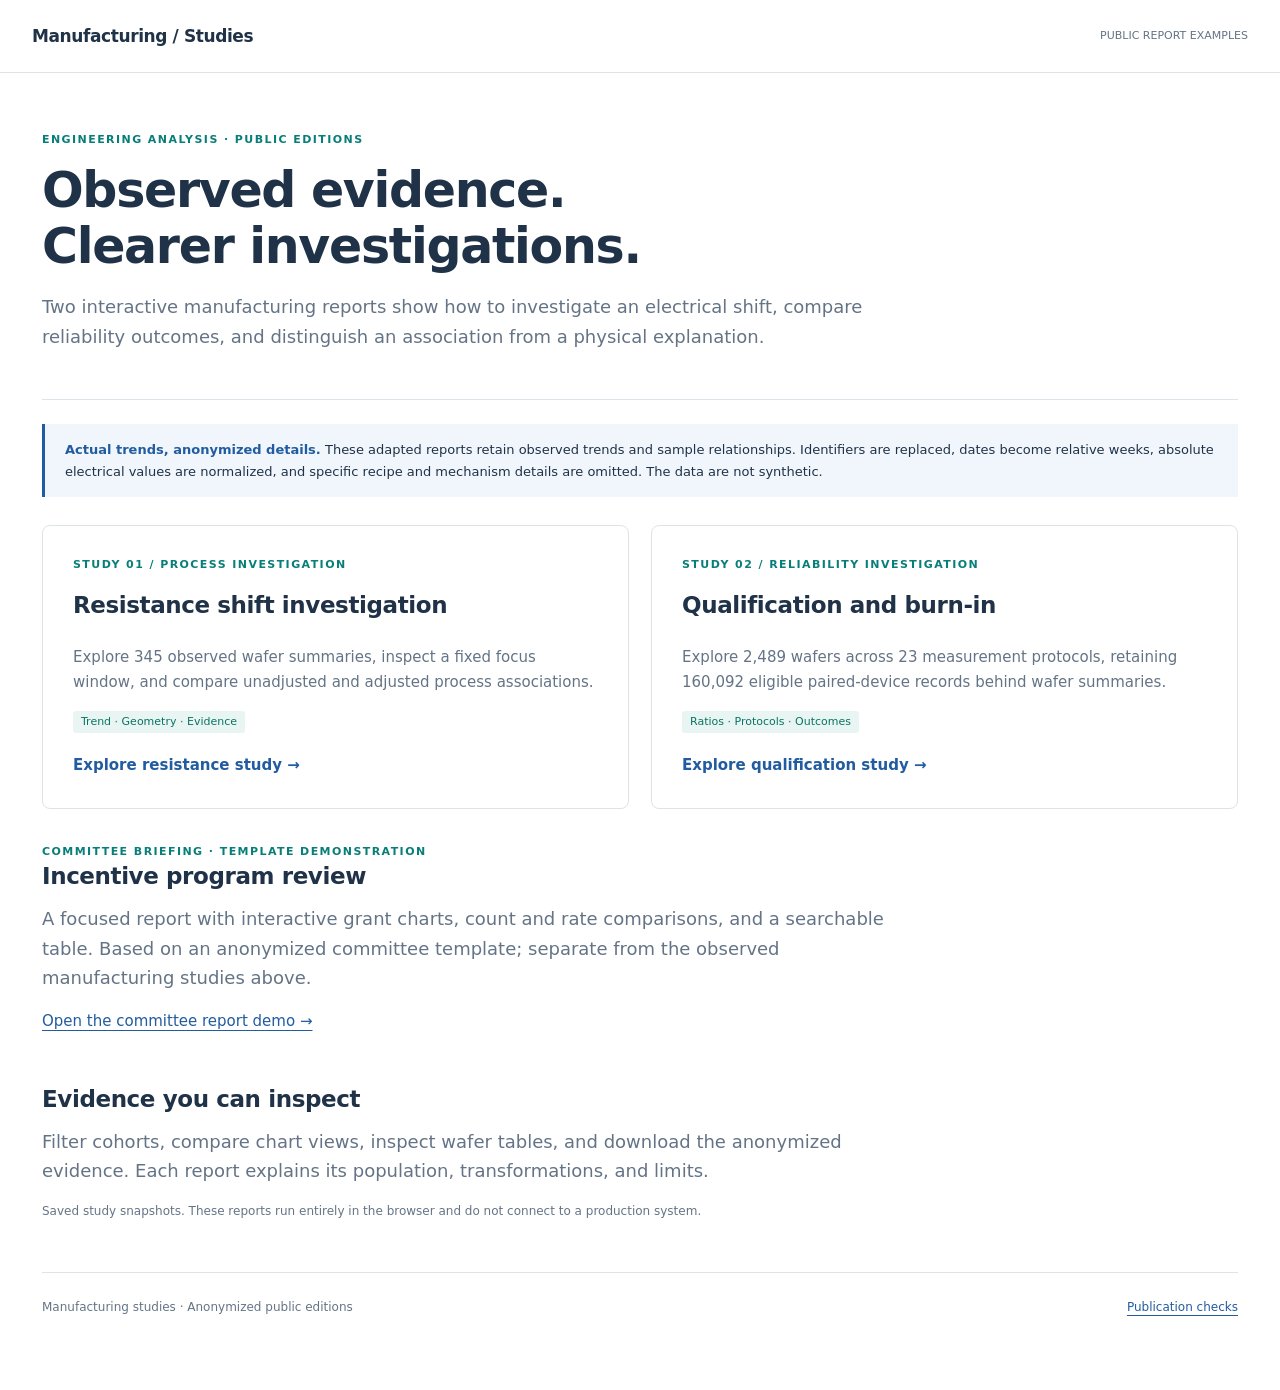
<file: docs/index.html>
<!doctype html><html lang="en"><head><meta charset="utf-8"><meta name="viewport" content="width=device-width,initial-scale=1"><meta name="description" content="Shareable manufacturing investigation reports preserving observed trends with anonymized details."><title>Manufacturing studies | Public report examples</title><link rel="stylesheet" href="assets/style.css"></head><body><header><div class="masthead"><a class="brand" href="./">Manufacturing / Studies</a><small>PUBLIC REPORT EXAMPLES</small></div></header><main><div class="hero"><div class="eyebrow">Engineering analysis · Public editions</div><h1>Observed evidence.<br>Clearer investigations.</h1><p class="lead">Two interactive manufacturing reports show how to investigate an electrical shift, compare reliability outcomes, and distinguish an association from a physical explanation.</p></div><div class="notice"><strong>Actual trends, anonymized details.</strong> These adapted reports retain observed trends and sample relationships. Identifiers are replaced, dates become relative weeks, absolute electrical values are normalized, and specific recipe and mechanism details are omitted. The data are not synthetic.</div><div class="cards"><a class="study-card" href="studies/resistance/"><div class="eyebrow">Study 01 / Process investigation</div><h2>Resistance shift investigation</h2><p>Explore 345 observed wafer summaries, inspect a fixed focus window, and compare unadjusted and adjusted process associations.</p><span class="pill">Trend · Geometry · Evidence</span><span class="open">Explore resistance study →</span></a><a class="study-card" href="studies/qualification/"><div class="eyebrow">Study 02 / Reliability investigation</div><h2>Qualification and burn-in</h2><p>Explore 2,489 wafers across 23 measurement protocols, retaining 160,092 eligible paired-device records behind wafer summaries.</p><span class="pill">Ratios · Protocols · Outcomes</span><span class="open">Explore qualification study →</span></a></div><section><div class="eyebrow">Committee briefing · Template demonstration</div><h2>Incentive program review</h2><p class="lead">A focused report with interactive grant charts, count and rate comparisons, and a searchable table. Based on an anonymized committee template; separate from the observed manufacturing studies above.</p><p><a href="studies/committee/">Open the committee report demo →</a></p></section><section><h2>Evidence you can inspect</h2><p class="lead">Filter cohorts, compare chart views, inspect wafer tables, and download the anonymized evidence. Each report explains its population, transformations, and limits.</p><p class="share-note">Saved study snapshots. These reports run entirely in the browser and do not connect to a production system.</p></section><footer><span>Manufacturing studies · Anonymized public editions</span><a href="assets/publication-audit.json">Publication checks</a></footer></main></body></html>
</file>
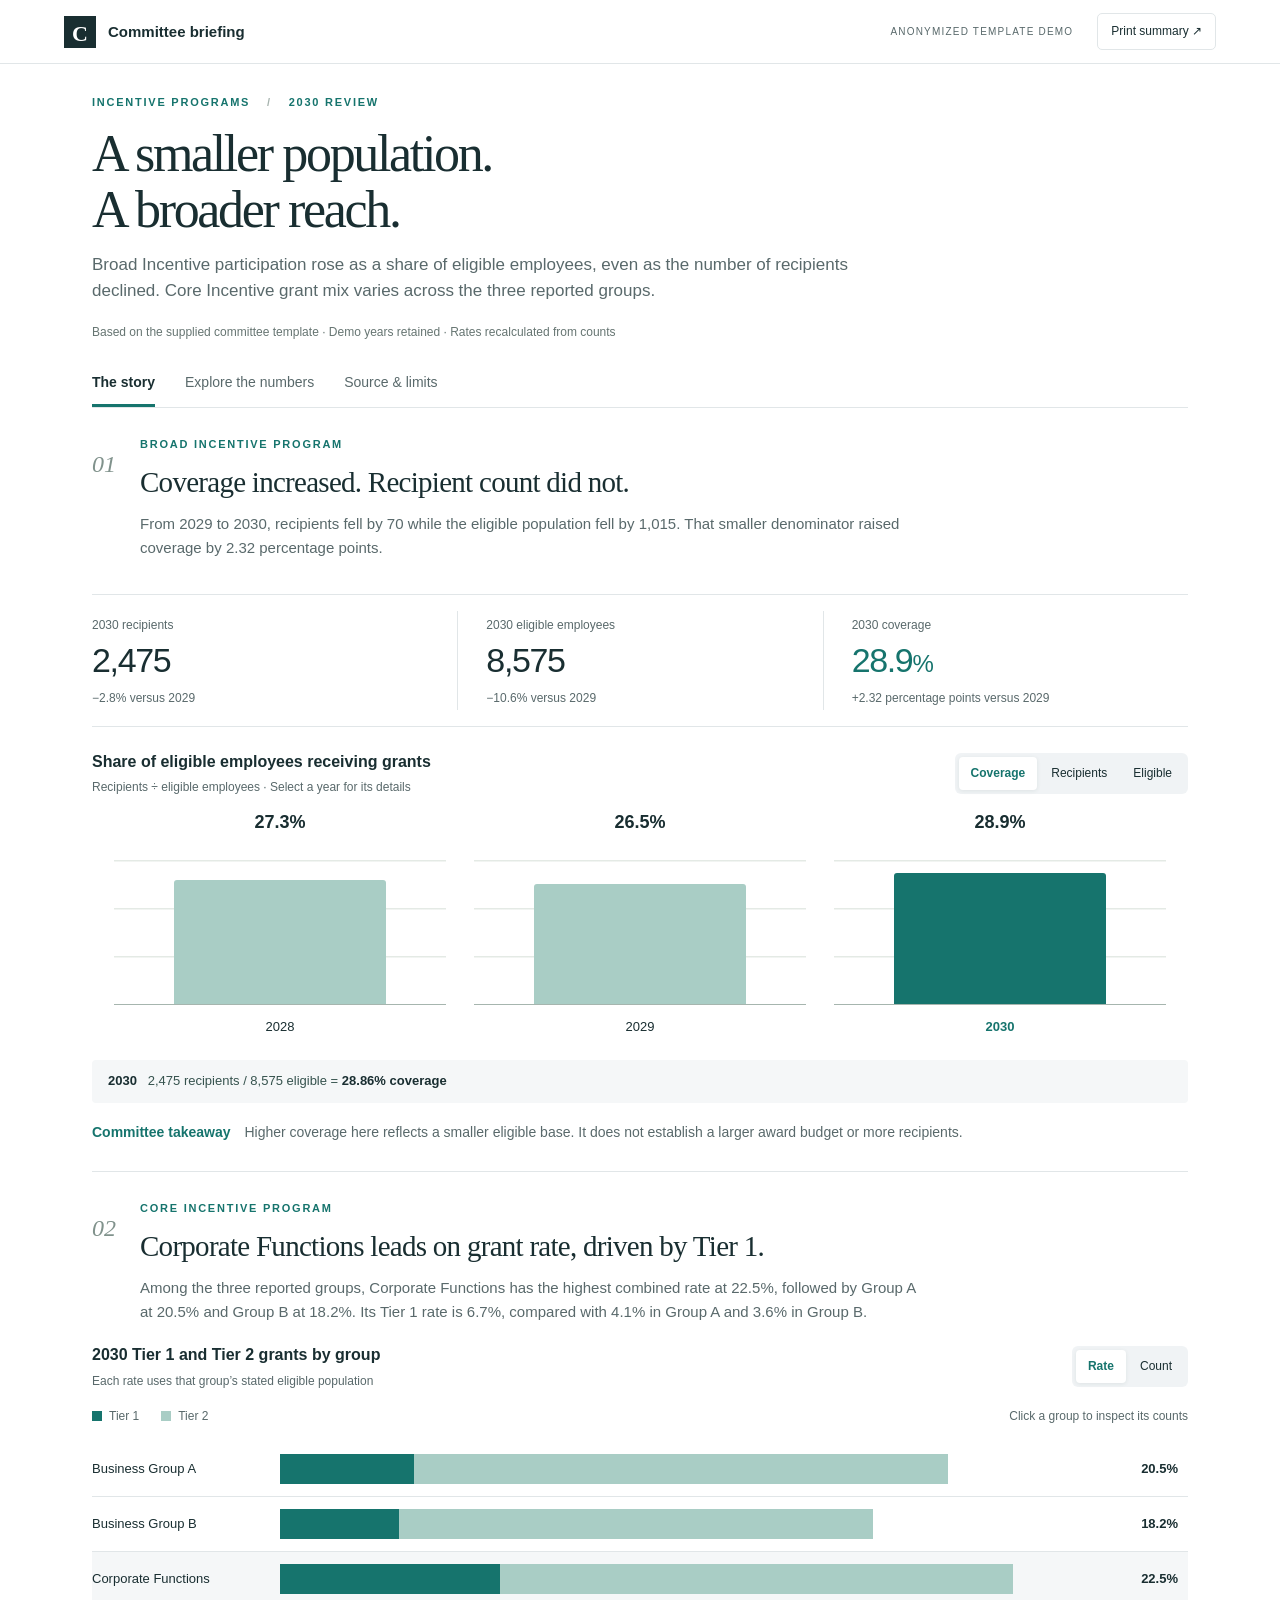
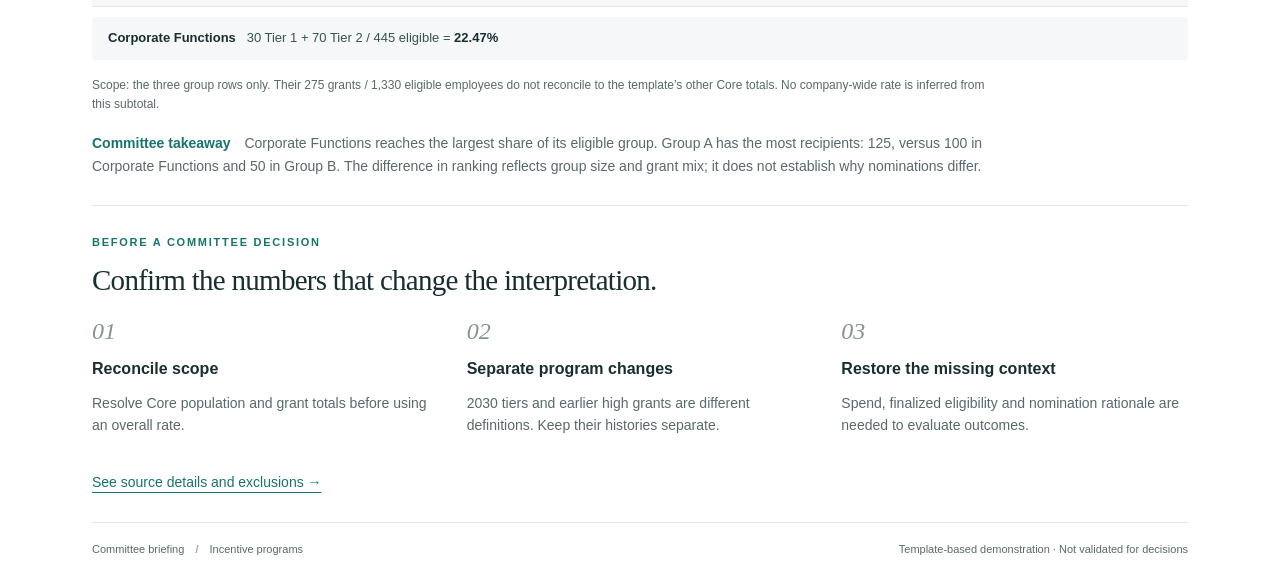
<file: docs/studies/committee/index.html>
<!doctype html>
<html lang="en"><head><meta charset="utf-8"><meta name="viewport" content="width=device-width,initial-scale=1"><meta name="description" content="An interactive review of incentive program reach and grant mix, using an anonymized committee template."><title>Incentive Program Review</title><style>:root{--paper:#ffffff;--ink:#192e31;--muted:#59696b;--teal:#16746d;--light:#a9cdc5;--line:#e1e6e8;--white:#fff;--wash:#f5f7f8}*{box-sizing:border-box}body{margin:0;background:var(--paper);color:var(--ink);font:16px/1.6 'Segoe UI',Arial,sans-serif}button,input,select{font:inherit}button,a,select{touch-action:manipulation}button{cursor:pointer}button:focus-visible,a:focus-visible,input:focus-visible,select:focus-visible,summary:focus-visible{outline:3px solid #c88c34;outline-offset:4px}button{color:var(--ink)}.topbar{height:64px;border-bottom:1px solid var(--line);padding:0 max(5vw,24px);display:flex;align-items:center;gap:24px}.brand{text-decoration:none;color:var(--ink);font-size:15px;font-weight:650;display:flex;align-items:center;gap:12px}.brandmark{background:var(--ink);color:white;width:32px;height:32px;display:grid;place-items:center;font-family:Georgia,serif;font-size:22px}.demo{margin-left:auto;font-size:10px;letter-spacing:.12em;color:var(--muted)}main{max-width:1176px;margin:auto;padding:0 40px}.intro{padding:30px 0 18px;max-width:900px}.eyebrow{font-size:11px;letter-spacing:.16em;font-weight:700;color:var(--teal)}.eyebrow span{padding:0 12px;color:#a6b3ae}h1{font-family:Georgia,'Times New Roman',serif;font-weight:400;font-size:clamp(36px,4.1vw,52px);line-height:1.08;letter-spacing:-.045em;margin:14px 0}p{color:var(--muted);margin:10px 0 18px}.dek{font-size:17px;line-height:1.55;max-width:790px}.source-line{font-size:12px;color:#667572;margin-top:14px;margin-bottom:0}nav{border-bottom:1px solid var(--line);display:flex;gap:30px}.tab{background:none;border:0;border-bottom:3px solid transparent;padding:11px 0;font-size:14px;color:var(--muted)}.tab.active{border-color:var(--teal);color:var(--ink);font-weight:650}.panel[hidden]{display:none}.story-section{padding:28px 0;border-bottom:1px solid var(--line)}.section-intro{display:flex;gap:24px;max-width:890px}.section-number{font:italic 24px Georgia,serif;color:#80928c;padding-top:15px}.section-intro p{max-width:780px;font-size:15px}h2{font-family:Georgia,'Times New Roman',serif;font-size:29px;font-weight:400;line-height:1.25;letter-spacing:-.025em;margin:10px 0 12px}h3{font-size:16px;margin:0;font-weight:650}.metrics{display:grid;grid-template-columns:repeat(3,1fr);margin:16px 0 22px;padding:16px 0;border-top:1px solid var(--line);border-bottom:1px solid var(--line)}.metrics>div{padding:0 28px;border-left:1px solid var(--line)}.metrics>div:first-child{padding-left:0;border:0}.metrics span{font-size:12px;color:var(--muted)}.metrics strong{display:block;font-size:34px;font-weight:500;letter-spacing:-.04em;line-height:1.4}.metrics strong span{font-size:24px;color:inherit}.metrics small{font-size:12px;color:var(--muted)}.teal{color:var(--teal)}.chart-heading{display:flex;align-items:center;justify-content:space-between;gap:18px;margin-bottom:14px}.chart-heading p{font-size:12px;margin:4px 0 0}.segmented{display:flex;flex-shrink:0;background:#f0f3f5;padding:4px;border-radius:6px;gap:2px}.segmented button{border:0;background:none;padding:7px 12px;border-radius:4px;font-size:12px}.segmented button.selected{background:white;box-shadow:0 1px 4px #183b3215;color:var(--teal);font-weight:700}.broad-chart{display:grid;grid-template-columns:repeat(3,1fr);gap:28px;padding:0 22px}.bar-column{border:0;padding:0;background:none;text-align:center;min-width:0}.bar-well{height:160px;display:flex;align-items:flex-end;justify-content:center;border-bottom:1px solid #a6b5ae;background:repeating-linear-gradient(to top,transparent 0,transparent 46px,#e4eae5 47px,#e4eae5 48px)}.vertical-bar{width:64%;background:var(--light);position:relative;border-radius:3px 3px 0 0;transition:height .25s,background .2s;min-height:4px}.bar-column.selected .vertical-bar,.bar-column:hover .vertical-bar{background:var(--teal)}.bar-value{font-size:18px;font-weight:650;display:block;line-height:1.2;margin-bottom:12px;color:var(--ink)}.year-label{display:block;font-size:13px;padding:12px}.bar-column.selected .year-label{font-weight:750;color:var(--teal)}.year-detail{background:var(--wash);padding:11px 16px;font-size:13px;border-radius:4px;margin-top:10px;color:#36534e;min-height:42px}.year-detail strong{color:var(--ink)}.takeaway{font-size:14px;max-width:910px;margin:18px 0 0}.takeaway strong{color:var(--teal);margin-right:10px}.legend{display:flex;gap:22px;align-items:center;color:var(--muted);font-size:12px;margin:16px 0}.legend span{display:flex;align-items:center;gap:7px}.legend span:last-child{margin-left:auto}.legend i{width:10px;height:10px;display:inline-block}.tier1{background:var(--teal)}.tier2{background:var(--light)}.group-row{display:grid;grid-template-columns:170px 1fr 75px;width:100%;align-items:center;gap:18px;text-align:left;padding:12px 0;border:0;border-bottom:1px solid var(--line);background:none;font-size:13px}.group-row:hover,.group-row.selected{background:#f5f7f8}.horizontal-track{display:flex;height:30px}.horizontal-track span{height:100%;min-width:3px;transition:width .25s}.group-value{font-weight:700;text-align:right;padding-right:10px}.chart-note{font-size:12px;margin-top:16px;max-width:900px}.closing{padding:28px 0}.actions{display:grid;grid-template-columns:repeat(3,1fr);gap:28px;margin:20px 0 14px}.actions span{font:italic 24px Georgia,serif;color:#83958b}.actions h3{margin-top:10px}.actions p{font-size:14px}.quiet{border:1px solid var(--line);border-radius:5px;background:transparent;padding:8px 13px;font-size:12px}.text-button{border:0;background:none;padding:0;color:var(--teal);font-size:14px;text-decoration:underline;text-underline-offset:5px}.primary{background:var(--teal);border:0;color:white;border-radius:5px;padding:10px 16px;font-size:13px}.explorer-section,.notes-section{padding:28px 0 40px}.explorer-section>p{max-width:800px}.filters{display:flex;align-items:end;gap:12px;flex-wrap:wrap;margin:20px 0 16px}label{font-size:12px;color:var(--muted);display:block}select,input{display:block;padding:9px 10px;margin-top:6px;border:1px solid #bfcbc3;background:white;border-radius:4px;font-size:13px;min-height:40px}.search{flex:1}.search input{width:100%}.filters button{min-height:40px}.table-wrap{overflow-x:auto}table{width:100%;border-collapse:collapse;font-size:13px;font-variant-numeric:tabular-nums}th,td{text-align:left;padding:12px 12px;border-bottom:1px solid var(--line);vertical-align:top}th{font-size:12px;background:var(--wash);font-weight:650}th button{font-size:12px;background:none;border:0;padding:0;font-weight:650;white-space:nowrap}.num{text-align:right}tbody tr:hover{background:#f5f7f8}.notes-lead{font-size:18px;max-width:850px}.note-grid{display:grid;grid-template-columns:1fr 1fr;gap:32px;margin:22px 0}.note-grid p{font-size:14px}details{border-top:1px solid var(--line);padding:18px 0}summary{cursor:pointer;font-weight:600;font-size:15px}details p{font-size:14px;max-width:850px}details .table-wrap{margin-top:16px}footer{border-top:1px solid var(--line);padding:18px 0 24px;display:flex;justify-content:space-between;gap:16px;font-size:11px;color:var(--muted)}footer b{margin:0 8px;color:#9eada4}.sr-only{position:absolute;width:1px;height:1px;overflow:hidden;clip:rect(0,0,0,0)}@media(max-width:750px){main{padding:0 22px}.topbar{height:60px;padding:0 22px}.demo{display:none}.topbar .quiet{margin-left:auto}.intro{padding-top:24px}.dek{font-size:17px}h2{font-size:27px}.section-intro{gap:12px}.metrics{gap:12px}.metrics>div{padding:0 10px}.metrics strong{font-size:29px}.metrics small{display:block;line-height:1.4}.metrics span{font-size:11px}.chart-heading{align-items:flex-start;flex-direction:column}.broad-chart{gap:14px;padding:0}.bar-well{height:160px}.bar-value{font-size:16px}.legend{gap:16px;flex-wrap:wrap}.legend span:last-child{margin-left:0;flex-basis:100%}.group-row{grid-template-columns:110px 1fr 55px;gap:8px;font-size:12px}.actions{grid-template-columns:1fr;gap:10px}.actions p{margin-bottom:5px}.note-grid{grid-template-columns:1fr;gap:15px}nav{gap:20px}.tab{font-size:12px}footer{flex-direction:column}.search{flex-basis:100%}.section-number{font-size:20px}th,td{padding:12px 9px}.segmented button{padding:7px 10px}}@media(prefers-reduced-motion:reduce){*{transition:none!important}}@media print{.topbar,nav,.segmented,.text-button,#explorer,#notes,.legend span:last-child{display:none!important}#story{display:block!important}body{background:white}main{max-width:none;padding:0}.intro{padding:0 0 15px}h1{font-size:38px}.story-section{padding:22px 0;break-inside:avoid}.closing{break-inside:avoid}.metrics{margin:15px 0;padding:15px 0}.bar-well{height:130px}.vertical-bar,.tier1,.tier2,.year-detail{-webkit-print-color-adjust:exact;print-color-adjust:exact}footer{font-size:9px}}
</style></head>
<body>
<header class="topbar"><a class="brand" href="#"><span class="brandmark">C</span> Committee briefing</a><span class="demo">ANONYMIZED TEMPLATE DEMO</span><button id="print" class="quiet">Print summary ↗</button></header>
<main>
<div class="intro"><div class="eyebrow">INCENTIVE PROGRAMS <span> / </span> 2030 REVIEW</div><h1>A smaller population.<br>A broader reach.</h1><p class="dek">Broad Incentive participation rose as a share of eligible employees, even as the number of recipients declined. Core Incentive grant mix varies across the three reported groups.</p><p class="source-line">Based on the supplied committee template · Demo years retained · Rates recalculated from counts</p></div>
<nav aria-label="Report sections"><button class="tab active" data-tab="story" aria-selected="true">The story</button><button class="tab" data-tab="explorer" aria-selected="false">Explore the numbers</button><button class="tab" data-tab="notes" aria-selected="false">Source &amp; limits</button></nav>
<div id="story" class="panel">
<section class="story-section"><div class="section-intro"><span class="section-number">01</span><div><div class="eyebrow">BROAD INCENTIVE PROGRAM</div><h2>Coverage increased. Recipient count did not.</h2><p>From 2029 to 2030, recipients fell by 70 while the eligible population fell by 1,015. That smaller denominator raised coverage by 2.32 percentage points.</p></div></div>
<div class="metrics"><div><span>2030 recipients</span><strong>2,475</strong><small>−2.8% versus 2029</small></div><div><span>2030 eligible employees</span><strong>8,575</strong><small>−10.6% versus 2029</small></div><div><span>2030 coverage</span><strong class="teal">28.9<span>%</span></strong><small>+2.32 percentage points versus 2029</small></div></div>
<div class="chart-heading"><div><h3 id="broad-title">Share of eligible employees receiving grants</h3><p id="broad-sub">Recipients ÷ eligible employees · Select a year for its details</p></div><div class="segmented" aria-label="Broad Incentive chart metric"><button class="selected" data-metric="coverage" aria-pressed="true">Coverage</button><button data-metric="recipients" aria-pressed="false">Recipients</button><button data-metric="eligible" aria-pressed="false">Eligible</button></div></div>
<div id="broad-chart" class="broad-chart" aria-label="Broad Incentive three year comparison"></div>
<div class="year-detail" id="year-detail" aria-live="polite"></div>
<p class="takeaway"><strong>Committee takeaway</strong> Higher coverage here reflects a smaller eligible base. It does not establish a larger award budget or more recipients.</p>
</section>
<section class="story-section"><div class="section-intro"><span class="section-number">02</span><div><div class="eyebrow">CORE INCENTIVE PROGRAM</div><h2>Corporate Functions leads on grant rate, driven by Tier 1.</h2><p>Among the three reported groups, Corporate Functions has the highest combined rate at 22.5%, followed by Group A at 20.5% and Group B at 18.2%. Its Tier 1 rate is 6.7%, compared with 4.1% in Group A and 3.6% in Group B.</p></div></div>
<div class="chart-heading"><div><h3>2030 Tier 1 and Tier 2 grants by group</h3><p>Each rate uses that group’s stated eligible population</p></div><div class="segmented" aria-label="Core Incentive chart metric"><button class="selected" data-core="rate" aria-pressed="true">Rate</button><button data-core="count" aria-pressed="false">Count</button></div></div>
<div class="legend"><span><i class="tier1"></i>Tier 1</span><span><i class="tier2"></i>Tier 2</span><span>Click a group to inspect its counts</span></div>
<div id="core-chart"></div><div id="core-detail" class="year-detail" aria-live="polite"></div>
<p class="chart-note">Scope: the three group rows only. Their 275 grants / 1,330 eligible employees do not reconcile to the template’s other Core totals. No company-wide rate is inferred from this subtotal.</p>
<p class="takeaway"><strong>Committee takeaway</strong> Corporate Functions reaches the largest share of its eligible group. Group A has the most recipients: 125, versus 100 in Corporate Functions and 50 in Group B. The difference in ranking reflects group size and grant mix; it does not establish why nominations differ.</p>
</section>
<section class="closing"><div class="eyebrow">BEFORE A COMMITTEE DECISION</div><h2>Confirm the numbers that change the interpretation.</h2><div class="actions"><div><span>01</span><h3>Reconcile scope</h3><p>Resolve Core population and grant totals before using an overall rate.</p></div><div><span>02</span><h3>Separate program changes</h3><p>2030 tiers and earlier high grants are different definitions. Keep their histories separate.</p></div><div><span>03</span><h3>Restore the missing context</h3><p>Spend, finalized eligibility and nomination rationale are needed to evaluate outcomes.</p></div></div><button class="text-button" data-open="notes">See source details and exclusions →</button></section>
</div>
<div id="explorer" class="panel" hidden><section class="explorer-section"><div class="eyebrow">UNDERLYING COUNTS</div><h2>One view. The numbers behind the story.</h2><p>Filter, sort or download the selected rows. Rates are calculated from the stated counts, not copied from the template’s placeholder percentages.</p><div class="filters"><label>Program<select id="program"><option value="all">All programs</option><option value="Broad">Broad Incentive</option><option value="Core">Core Incentive</option></select></label><label>Year<select id="year"><option value="all">All years</option><option>2030</option><option>2029</option><option>2028</option></select></label><label class="search">Find a group<input id="search" type="search" placeholder="Search groups or programs"></label><button id="reset" class="quiet">Reset</button><button id="download" class="primary">Download CSV ↓</button></div><div class="table-wrap"><table><caption class="sr-only">Reported counts and calculated grant rates</caption><thead><tr><th><button data-sort="program">Program ↕</button></th><th><button data-sort="year">Year ↕</button></th><th><button data-sort="group">Group ↕</button></th><th class="num"><button data-sort="grants">Grants ↕</button></th><th class="num"><button data-sort="eligible">Eligible ↕</button></th><th class="num"><button data-sort="rate">Rate ↕</button></th></tr></thead><tbody id="rows"></tbody></table></div><p id="row-count" class="chart-note" aria-live="polite"></p><p class="chart-note">Core “grants” = Tier 1 + Tier 2. Broad “grants” = recipients. Programs have different scopes and should not be added together. CSV exports include scope and source notes.</p></section></div>
<div id="notes" class="panel" hidden><section class="notes-section"><div class="eyebrow">READ THIS AS A DEMONSTRATION</div><h2>Clear evidence. Visible limits.</h2><p class="notes-lead">This website uses the anonymized values in <em>Committee prep notes_template.docx</em>. It demonstrates how a committee report can be presented online. It is not a validated compensation analysis or an approval recommendation.</p><div class="note-grid"><div><h3>What the charts use</h3><p>Broad Incentive counts for 2028–2030 and the three 2030 Core Incentive group rows. No new observations or simulated records were added.</p><p>Coverage = recipients ÷ eligible × 100. Core rate = (Tier 1 + Tier 2) ÷ eligible × 100. Year-over-year count changes use 2029 as the baseline.</p></div><div><h3>What stays out</h3><p>Individual employee details, personnel comments, demographic breakdowns, placeholder spend, malformed counts and unverified percentage labels are excluded.</p><p>The template’s years are retained as supplied. They are scenario labels, not a claim about the current reporting cycle.</p></div></div>
<details open><summary>Source rows and reconciliation</summary><div class="table-wrap"><table><thead><tr><th>Source location</th><th>Values used</th><th>Interpretation</th></tr></thead><tbody><tr><td>Broad Incentive table · Received / Eligible as of 1/1</td><td>2028: 2,590 / 9,495<br>2029: 2,545 / 9,590<br>2030: 2,475 / 8,575</td><td>Rates recalculated; original “10%” labels not used.</td></tr><tr><td>Core Tier 1 &amp; 2 by Group Summary · 2030</td><td>Group A: 25 / 100 / 610<br>Group B: 10 / 40 / 275<br>Corporate: 30 / 70 / 445</td><td>Tier 1 / Tier 2 / eligible. No inferred residual groups.</td></tr><tr><td>Core scope discrepancy</td><td>Group sum: 275 / 1,330<br>Other cohorts: 280 / 1,605 and 290 / 1,635<br>Headcount total: 1,335</td><td>Different totals and labels remain unresolved. Do not combine them.</td></tr></tbody></table></div></details>
<details><summary>Why a longer history is not shown</summary><p>The template changes from high grants in earlier years to Tier 1 and Tier 2 in 2030. It also contains repeated placeholder percentages, malformed values such as “2,30,” and mixed date references. These are not silently corrected or treated as a consistent time series.</p><p>Recipient count, coverage and spend answer different questions. Spend is masked in the document, so this demo makes no statement about budget growth, award size or return on investment.</p></details><details><summary>How to use this web report</summary><p>Switch between count and rate to test the headline. Select a year or group for the numerator and denominator. The explorer filters and exports the same six chart rows. “Print summary” produces the narrative and its current chart selections.</p><p>For a production report, confirm the source data and audience permissions before replacing this template. The browser receives the displayed dataset; hiding a row on screen does not restrict access to it.</p></details></section></div>
<footer><span>Committee briefing <b> / </b> Incentive programs</span><span>Template-based demonstration · Not validated for decisions</span></footer>
</main><script>'use strict';
const broad=[{year:2028,grants:2590,eligible:9495},{year:2029,grants:2545,eligible:9590},{year:2030,grants:2475,eligible:8575}];
const core=[{group:'Business Group A',tier1:25,tier2:100,eligible:610},{group:'Business Group B',tier1:10,tier2:40,eligible:275},{group:'Corporate Functions',tier1:30,tier2:70,eligible:445}];
const fmt=n=>n.toLocaleString('en-US'), rate=(n,d)=>100*n/d;
let metric='coverage',activeYear=2030,coreMetric='rate',activeGroup='Corporate Functions',sortKey='year',sortDir=-1;
const allRows=[...broad.map(d=>({...d,program:'Broad',group:'All eligible',rate:rate(d.grants,d.eligible),scope:'Received / eligible as of 1/1; template counts'})),...core.map(d=>({...d,year:2030,program:'Core',grants:d.tier1+d.tier2,rate:rate(d.tier1+d.tier2,d.eligible),scope:'Tier 1 + Tier 2; group rows only; totals unresolved'}))];
function showTab(id){document.querySelectorAll('.panel').forEach(p=>p.hidden=p.id!==id);document.querySelectorAll('.tab').forEach(b=>{b.classList.toggle('active',b.dataset.tab===id);b.setAttribute('aria-selected',b.dataset.tab===id)});}
document.querySelectorAll('[data-tab]').forEach(b=>b.addEventListener('click',()=>showTab(b.dataset.tab)));
document.querySelectorAll('[data-open]').forEach(b=>b.addEventListener('click',()=>{showTab(b.dataset.open);document.querySelector('nav').scrollIntoView({block:'start'});}));
function renderBroad(){const titles={coverage:'Share of eligible employees receiving grants',recipients:'Number of employees receiving grants',eligible:'Number of eligible employees'};document.getElementById('broad-title').textContent=titles[metric];document.getElementById('broad-sub').textContent=(metric==='coverage'?'Recipients ÷ eligible employees':'Employee counts')+' · Select a year for its details';const max={coverage:35,recipients:3000,eligible:11000}[metric];document.getElementById('broad-chart').innerHTML=broad.map(d=>{const value=metric==='coverage'?rate(d.grants,d.eligible):metric==='recipients'?d.grants:d.eligible;const label=metric==='coverage'?value.toFixed(1)+'%':fmt(value);return `<button class="bar-column ${d.year===activeYear?'selected':''}" data-year="${d.year}" aria-pressed="${d.year===activeYear}" aria-label="${d.year}: ${label}. Select to inspect counts"><span class="bar-value">${label}</span><span class="bar-well"><span class="vertical-bar" style="height:${100*value/max}%"></span></span><span class="year-label">${d.year}</span></button>`}).join('');const d=broad.find(d=>d.year===activeYear);document.getElementById('year-detail').innerHTML=`<strong>${d.year}</strong> &nbsp; ${fmt(d.grants)} recipients / ${fmt(d.eligible)} eligible = <strong>${rate(d.grants,d.eligible).toFixed(2)}% coverage</strong>`;document.querySelectorAll('[data-year]').forEach(b=>b.onclick=()=>{activeYear=+b.dataset.year;renderBroad()});}
document.querySelectorAll('[data-metric]').forEach(b=>b.onclick=()=>{metric=b.dataset.metric;document.querySelectorAll('[data-metric]').forEach(x=>{x.classList.toggle('selected',x===b);x.setAttribute('aria-pressed',x===b)});renderBroad()});
function renderCore(){const max=coreMetric==='rate'?25:140;document.getElementById('core-chart').innerHTML=core.map(d=>{const a=coreMetric==='rate'?rate(d.tier1,d.eligible):d.tier1,b=coreMetric==='rate'?rate(d.tier2,d.eligible):d.tier2;return `<button class="group-row ${d.group===activeGroup?'selected':''}" data-group="${d.group}" aria-pressed="${d.group===activeGroup}" aria-label="${d.group}, ${coreMetric==='rate'?(a+b).toFixed(1)+' percent':fmt(a+b)+' grants'}. Select for tier breakdown"><span>${d.group}</span><span class="horizontal-track"><span class="tier1" style="width:${100*a/max}%"></span><span class="tier2" style="width:${100*b/max}%"></span></span><span class="group-value">${coreMetric==='rate'?(a+b).toFixed(1)+'%':fmt(a+b)}</span></button>`}).join('');const d=core.find(x=>x.group===activeGroup);document.getElementById('core-detail').innerHTML=`<strong>${d.group}</strong> &nbsp; ${d.tier1} Tier 1 + ${d.tier2} Tier 2 / ${fmt(d.eligible)} eligible = <strong>${rate(d.tier1+d.tier2,d.eligible).toFixed(2)}%</strong>`;document.querySelectorAll('[data-group]').forEach(b=>b.onclick=()=>{activeGroup=b.dataset.group;renderCore()});}
document.querySelectorAll('[data-core]').forEach(b=>b.onclick=()=>{coreMetric=b.dataset.core;document.querySelectorAll('[data-core]').forEach(x=>{x.classList.toggle('selected',x===b);x.setAttribute('aria-pressed',x===b)});renderCore()});
function filtered(){const program=document.getElementById('program').value,year=document.getElementById('year').value,query=document.getElementById('search').value.toLowerCase().trim();return allRows.filter(d=>(program==='all'||d.program===program)&&(year==='all'||d.year===+year)&&(`${d.group} ${d.program} Incentive`.toLowerCase().includes(query))).sort((a,b)=>sortDir*(typeof a[sortKey]==='string'?a[sortKey].localeCompare(b[sortKey]):a[sortKey]-b[sortKey]));}
function renderTable(){const rows=filtered();document.getElementById('rows').innerHTML=rows.length?rows.map(d=>`<tr><td>${d.program} Incentive</td><td>${d.year}</td><td>${d.group}</td><td class="num">${fmt(d.grants)}</td><td class="num">${fmt(d.eligible)}</td><td class="num">${d.rate.toFixed(2)}%</td></tr>`).join(''):'<tr><td colspan="6">No matching rows. Try a different year or reset the filters.</td></tr>';document.getElementById('row-count').textContent=`${rows.length} of ${allRows.length} rows · Rates calculated from stated counts`;document.querySelectorAll('[data-sort]').forEach(b=>{b.parentElement.setAttribute('aria-sort',sortKey===b.dataset.sort?(sortDir===1?'ascending':'descending'):'none')});document.getElementById('download').disabled=rows.length===0;}
['program','year'].forEach(id=>document.getElementById(id).onchange=renderTable);document.getElementById('search').oninput=renderTable;
document.querySelectorAll('[data-sort]').forEach(b=>b.onclick=()=>{sortDir=sortKey===b.dataset.sort?-sortDir:1;sortKey=b.dataset.sort;renderTable()});
document.getElementById('reset').onclick=()=>{document.getElementById('program').value='all';document.getElementById('year').value='all';document.getElementById('search').value='';sortKey='year';sortDir=-1;renderTable()};
document.getElementById('download').onclick=()=>{const quote=v=>'"'+String(v).replaceAll('"','""')+'"';const rows=[['Program','Year','Group','Grants','Eligible','Rate percent','Scope','Source'],...filtered().map(d=>[d.program,d.year,d.group,d.grants,d.eligible,d.rate.toFixed(4),d.scope,'Committee prep notes_template.docx; anonymized template; not validated'])];const blob=new Blob(['\uFEFF'+rows.map(r=>r.map(quote).join(',')).join('\r\n')],{type:'text/csv;charset=utf-8;'});const url=URL.createObjectURL(blob);const a=document.createElement('a');a.href=url;a.download='incentive-review-selected-rows.csv';a.click();setTimeout(()=>URL.revokeObjectURL(url),1000)};
document.getElementById('print').onclick=()=>window.print();renderBroad();renderCore();renderTable();
</script></body></html>
</file>
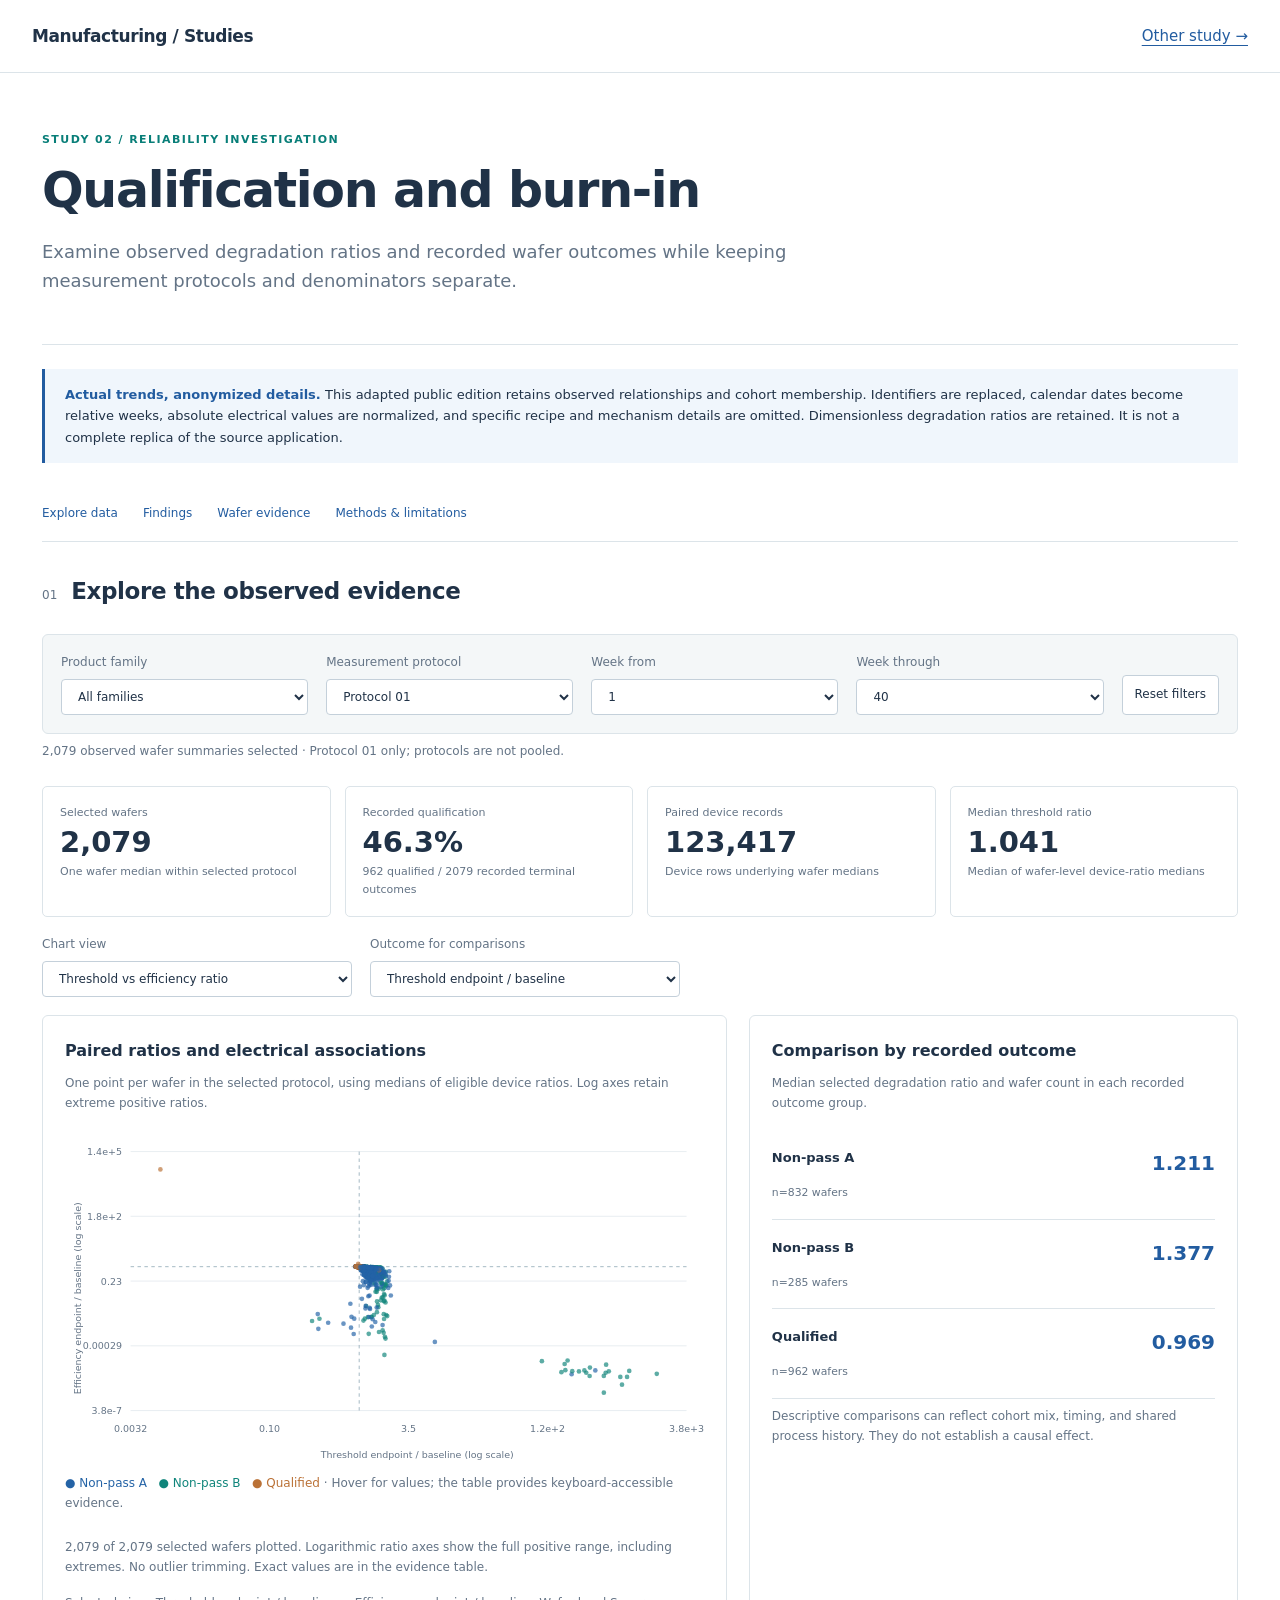
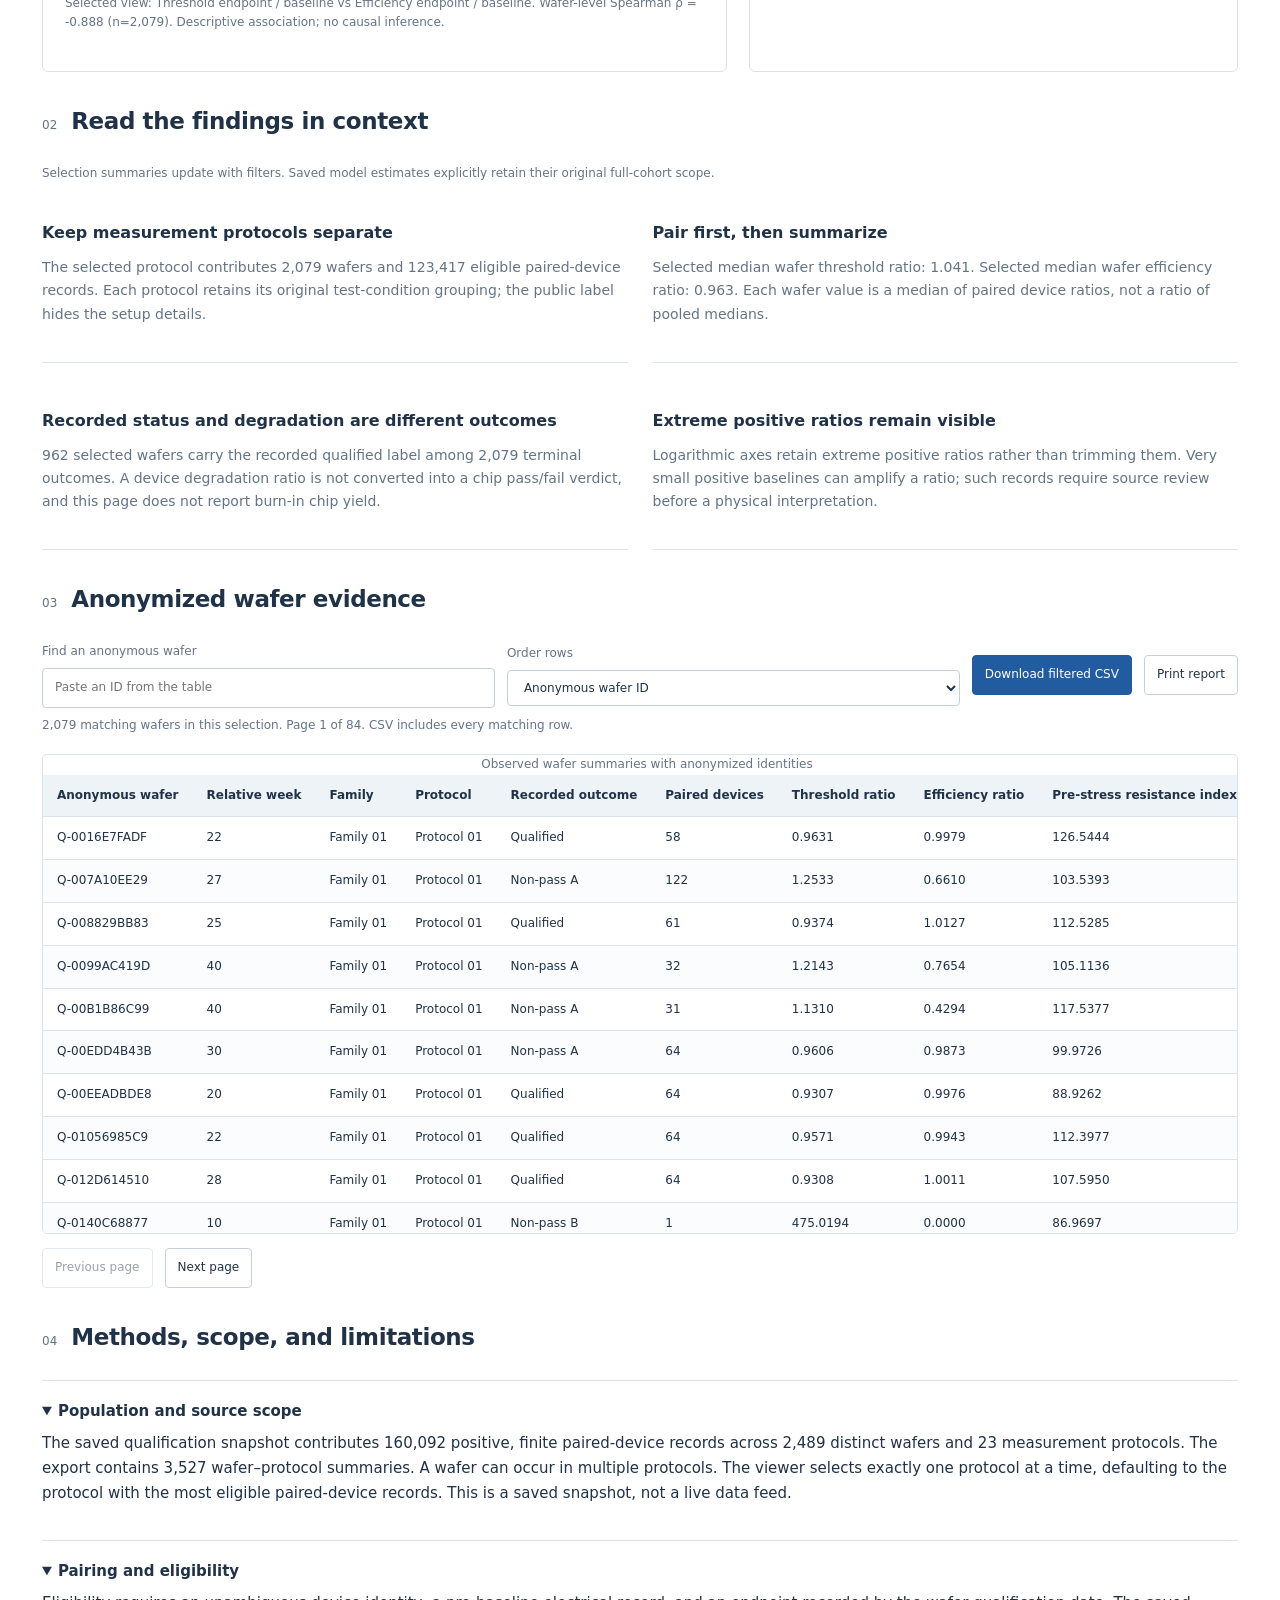
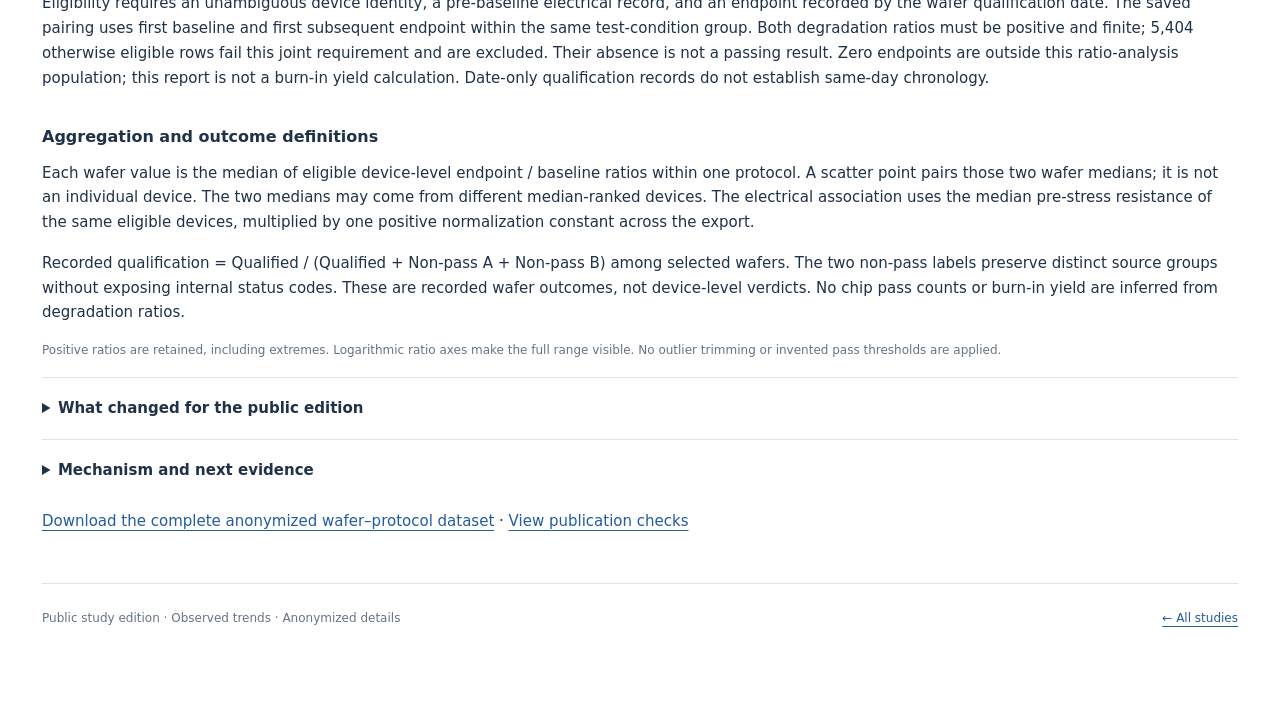
<file: docs/studies/qualification/index.html>
<!doctype html><html lang="en"><head><meta charset="utf-8"><meta name="viewport" content="width=device-width,initial-scale=1"><meta name="description" content="Examine observed degradation ratios and recorded wafer outcomes while keeping measurement protocols and denominators separate. Anonymized public report."><title>Qualification and burn-in | Manufacturing studies</title><link rel="stylesheet" href="../../assets/style.css"><script defer src="../../assets/data-qualification.js"></script><script defer src="../../assets/app.js"></script></head><body data-study="qualification"><header><div class="masthead"><a class="brand" href="../../">Manufacturing / Studies</a><a href="../resistance/">Other study →</a></div></header><main><div class="hero"><div class="eyebrow">Study 02 / Reliability investigation</div><h1>Qualification and burn-in</h1><p class="lead">Examine observed degradation ratios and recorded wafer outcomes while keeping measurement protocols and denominators separate.</p></div><div class="notice"><strong>Actual trends, anonymized details.</strong> This adapted public edition retains observed relationships and cohort membership. Identifiers are replaced, calendar dates become relative weeks, absolute electrical values are normalized, and specific recipe and mechanism details are omitted. Dimensionless degradation ratios are retained. It is not a complete replica of the source application.</div><nav aria-label="Study sections"><a href="#explore">Explore data</a><a href="#findings">Findings</a><a href="#evidence">Wafer evidence</a><a href="#methods">Methods & limitations</a></nav><section id="explore"><div class="section-title"><span>01</span><h2>Explore the observed evidence</h2></div><div class="filters"><label>Product family<select id="family"></select></label><label>Measurement protocol<select id="group"></select></label><label>Week from<select id="from"></select></label><label>Week through<select id="through"></select></label><button id="reset">Reset filters</button></div><p id="status" role="status" aria-live="polite"></p><div class="metrics" id="metrics"></div><div class="view-controls"><label>Chart view<select id="view"><option value="ratio">Threshold vs efficiency ratio</option><option value="electrical">Electrical association</option><option value="time">Trend over time</option></select></label><label>Outcome for comparisons<select id="outcome"><option value="ith_ratio">Threshold endpoint / baseline</option><option value="efficiency_ratio">Efficiency endpoint / baseline</option></select></label></div><div class="two-col"><article class="panel"><h3>Paired ratios and electrical associations</h3><p class="caption">One point per wafer in the selected protocol, using medians of eligible device ratios. Log axes retain extreme positive ratios.</p><div class="chart" id="main-chart"></div><p class="caption" id="chart-summary"></p><p class="caption" id="association"></p></article><article class="panel"><h3>Comparison by recorded outcome</h3><p class="caption">Median selected degradation ratio and wafer count in each recorded outcome group.</p><div id="tool-chart"></div><p class="caption">Descriptive comparisons can reflect cohort mix, timing, and shared process history. They do not establish a causal effect.</p></article></div></section><section id="findings"><div class="section-title"><span>02</span><h2>Read the findings in context</h2></div><p class="caption">Selection summaries update with filters. Saved model estimates explicitly retain their original full-cohort scope.</p><div class="findings" id="finding-content"></div></section><section id="evidence"><div class="section-title"><span>03</span><h2>Anonymized wafer evidence</h2></div><div class="toolbar"><label>Find an anonymous wafer<input id="search" placeholder="Paste an ID from the table" type="search"></label><label>Order rows<select id="sort"><option value="wafer">Anonymous wafer ID</option><option value="metric">Threshold ratio, highest first</option></select></label><button id="download" class="primary">Download filtered CSV</button><button id="print">Print report</button></div><p class="caption" id="table-count"></p><div class="table-scroll"><table><caption class="caption">Observed wafer summaries with anonymized identities</caption><thead id="table-head"></thead><tbody id="table-body"></tbody></table></div><div class="toolbar" style="margin-top:14px"><button id="previous">Previous page</button><button id="next">Next page</button></div></section><section id="methods"><div class="section-title"><span>04</span><h2>Methods, scope, and limitations</h2></div><details open><summary>Population and source scope</summary><p>The saved qualification snapshot contributes 160,092 positive, finite paired-device records across 2,489 distinct wafers and 23 measurement protocols. The export contains 3,527 wafer–protocol summaries. A wafer can occur in multiple protocols. The viewer selects exactly one protocol at a time, defaulting to the protocol with the most eligible paired-device records. This is a saved snapshot, not a live data feed.</p></details><details open><summary>Pairing and eligibility</summary><p>Eligibility requires an unambiguous device identity, a pre-baseline electrical record, and an endpoint recorded by the wafer qualification date. The saved pairing uses first baseline and first subsequent endpoint within the same test-condition group. Both degradation ratios must be positive and finite; 5,404 otherwise eligible rows fail this joint requirement and are excluded. Their absence is not a passing result. Zero endpoints are outside this ratio-analysis population; this report is not a burn-in yield calculation. Date-only qualification records do not establish same-day chronology.</p></details><h3>Aggregation and outcome definitions</h3><p>Each wafer value is the median of eligible device-level endpoint / baseline ratios within one protocol. A scatter point pairs those two wafer medians; it is not an individual device. The two medians may come from different median-ranked devices. The electrical association uses the median pre-stress resistance of the same eligible devices, multiplied by one positive normalization constant across the export.</p><p>Recorded qualification = Qualified / (Qualified + Non-pass A + Non-pass B) among selected wafers. The two non-pass labels preserve distinct source groups without exposing internal status codes. These are recorded wafer outcomes, not device-level verdicts. No chip pass counts or burn-in yield are inferred from degradation ratios.</p><p class="caption">Positive ratios are retained, including extremes. Logarithmic ratio axes make the full range visible. No outlier trimming or invented pass thresholds are applied.</p><details><summary>What changed for the public edition</summary><p>Wafer IDs, product names, equipment identities, protocol names, and calendar dates are replaced or removed. Original identity mappings, server addresses, database fields, source paths, exact recipes, and physical failure-analysis details are not included. New public UI code provides filters, plots, tables, and downloads without a database connection.</p><p>Observed values are not synthetic. Positive constant normalization preserves electrical and geometry trends while hiding absolute calibration. Dimensionless device degradation ratios and sample counts remain factual. Relative-week bins preserve chronology at weekly resolution; they do not preserve exact dates or within-week ordering. The interpretation of specific mechanisms has been generalized, without substituting a new causal claim.</p></details><details><summary>Mechanism and next evidence</summary><p>The public discussion is limited to generic process variation, measurement variation, and cohort differences. Observational associations do not isolate a physical cause. A stronger conclusion would require verified process histories, measurement repeatability, and a controlled test of the proposed mechanism.</p></details><p><a href="../../assets/qualification-evidence.csv" download>Download the complete anonymized wafer–protocol dataset</a> · <a href="../../assets/publication-audit.json">View publication checks</a></p><noscript><p>JavaScript is required for charts and filters. The complete anonymized CSV remains available above.</p></noscript></section><footer><span>Public study edition · Observed trends · Anonymized details</span><a href="../../">← All studies</a></footer></main></body></html>
</file>
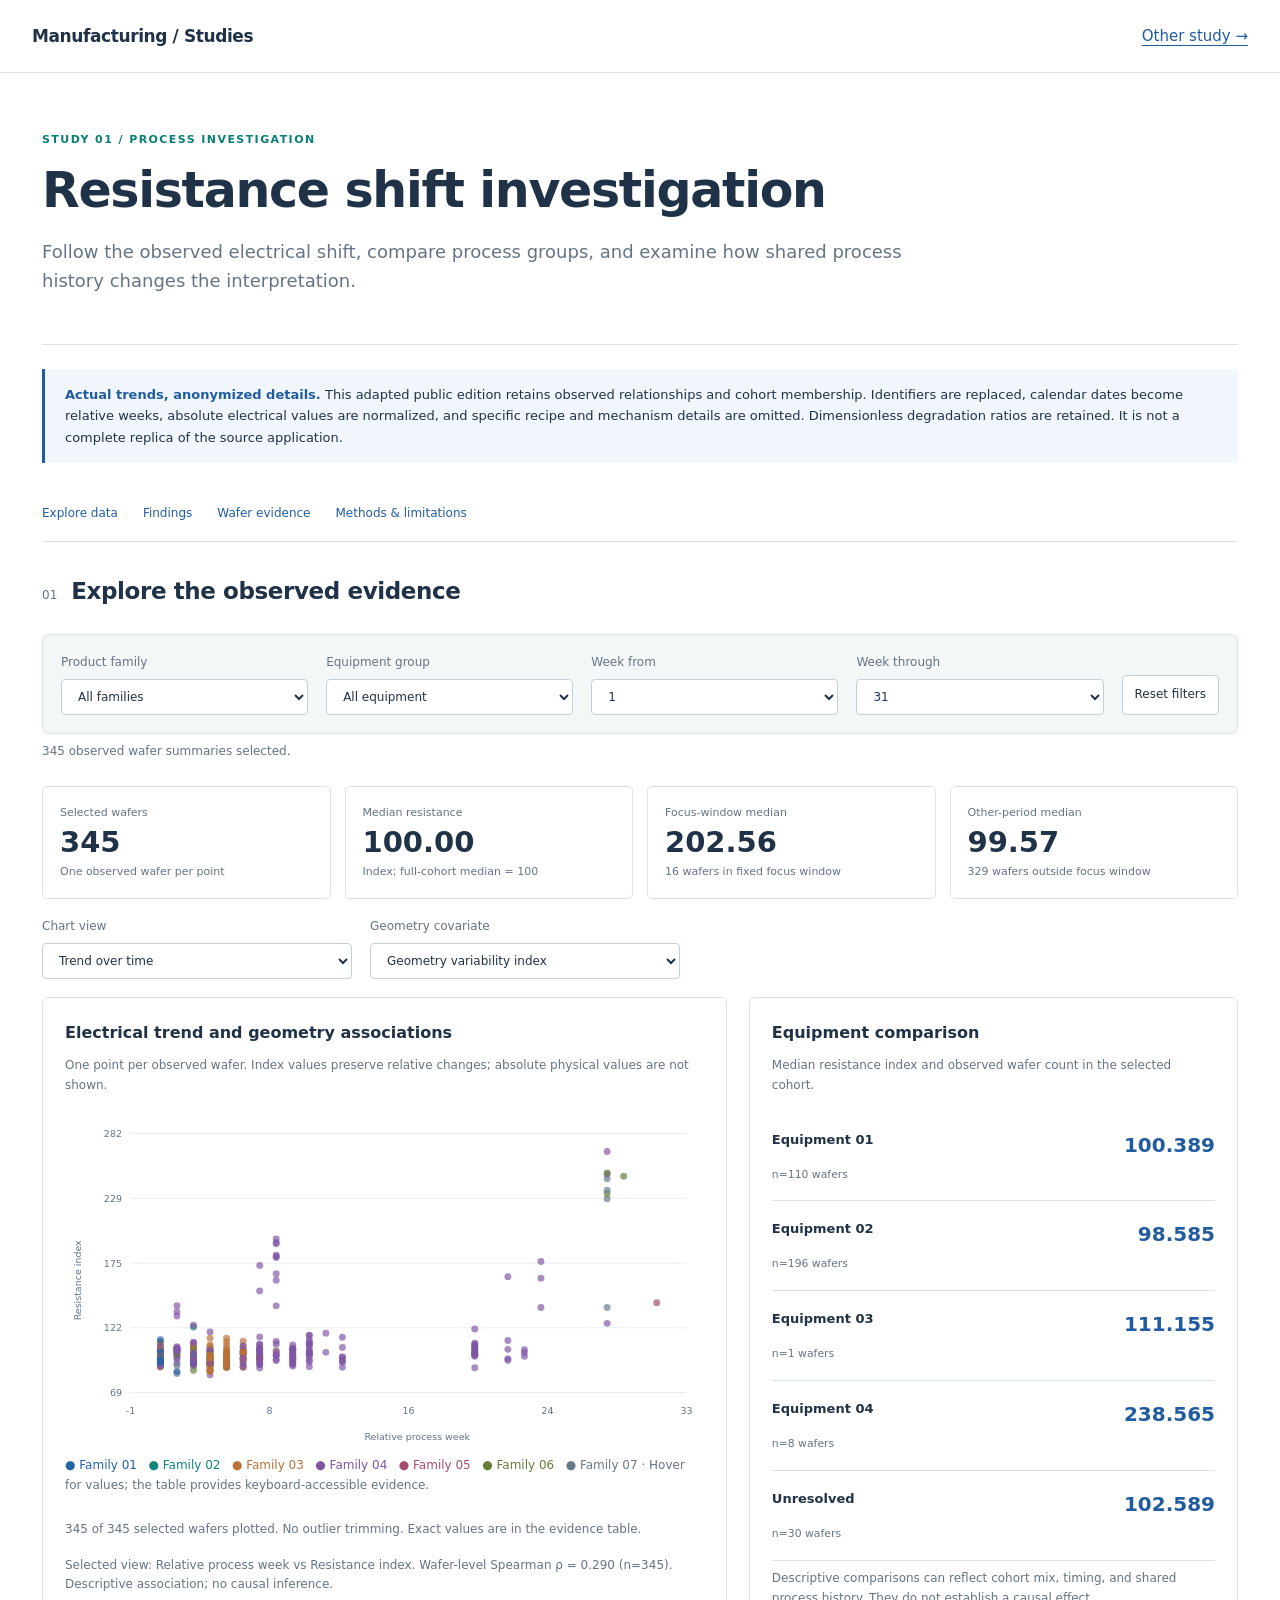
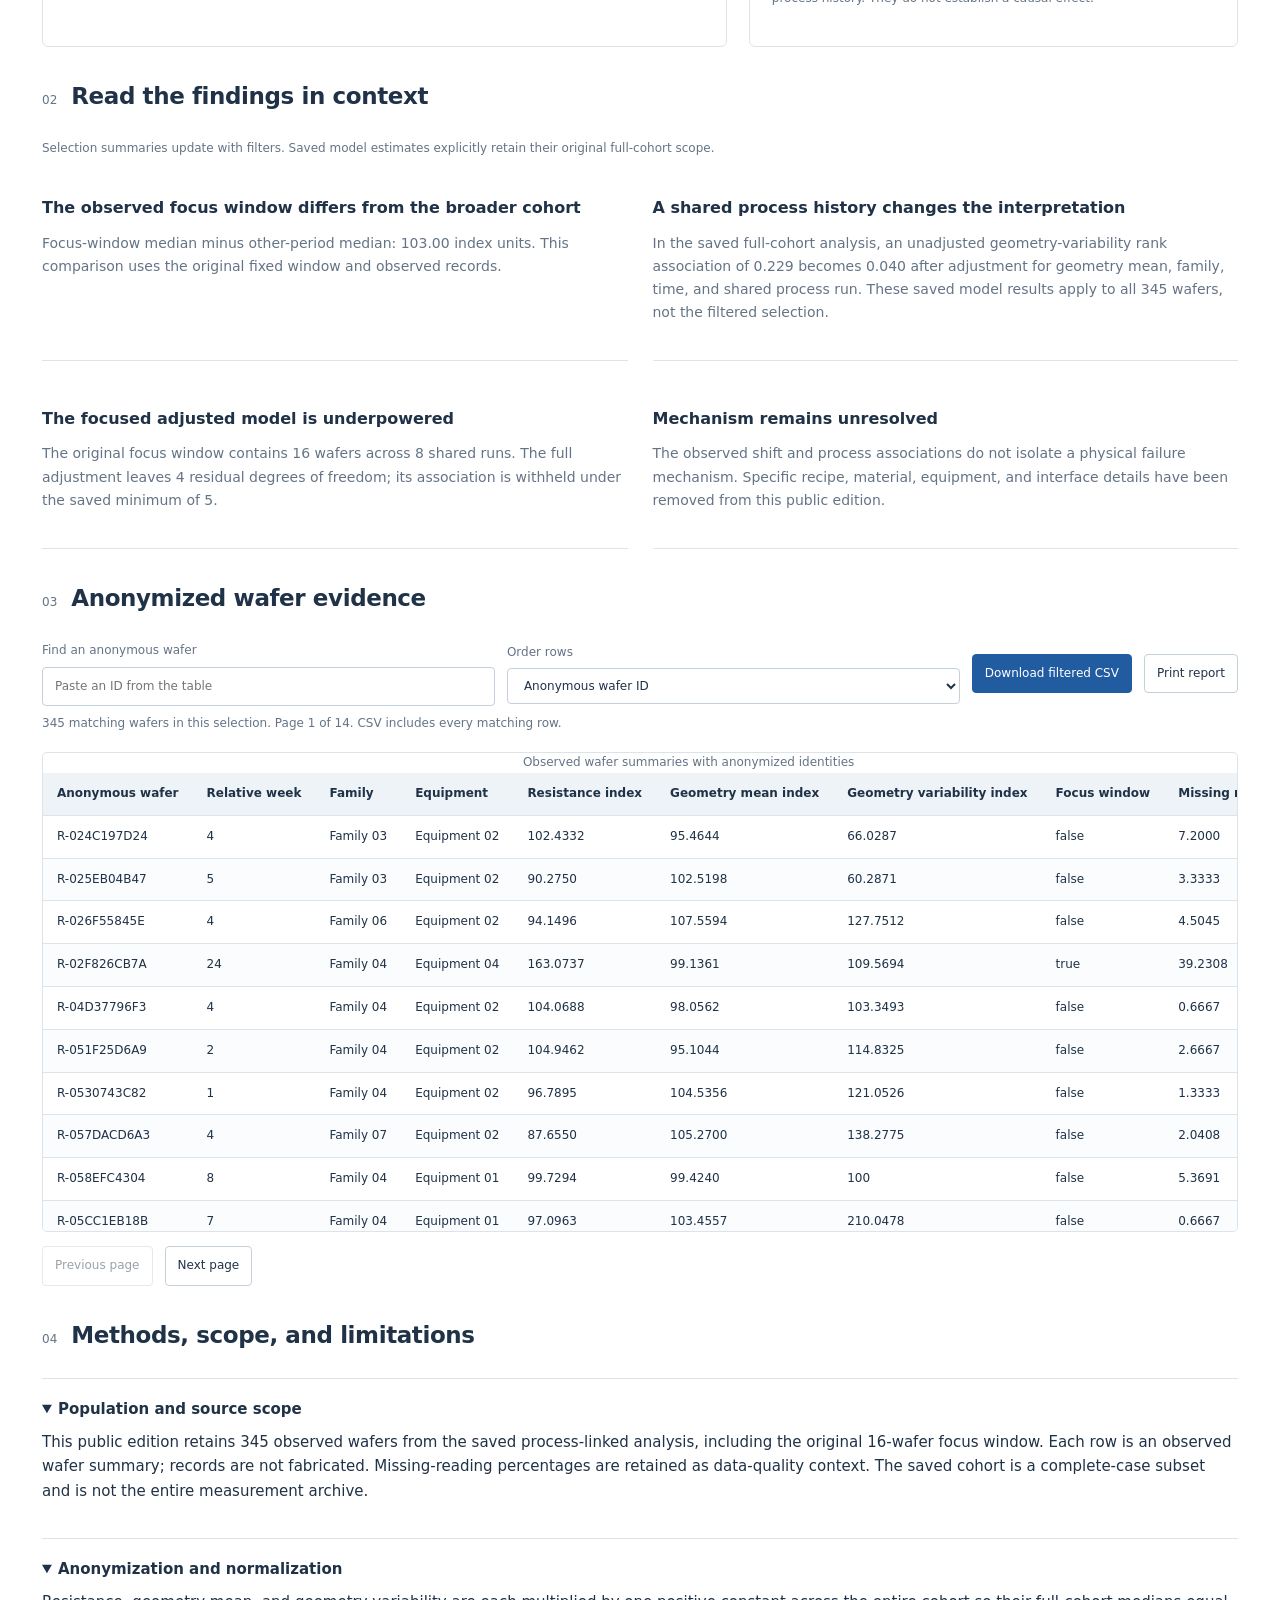
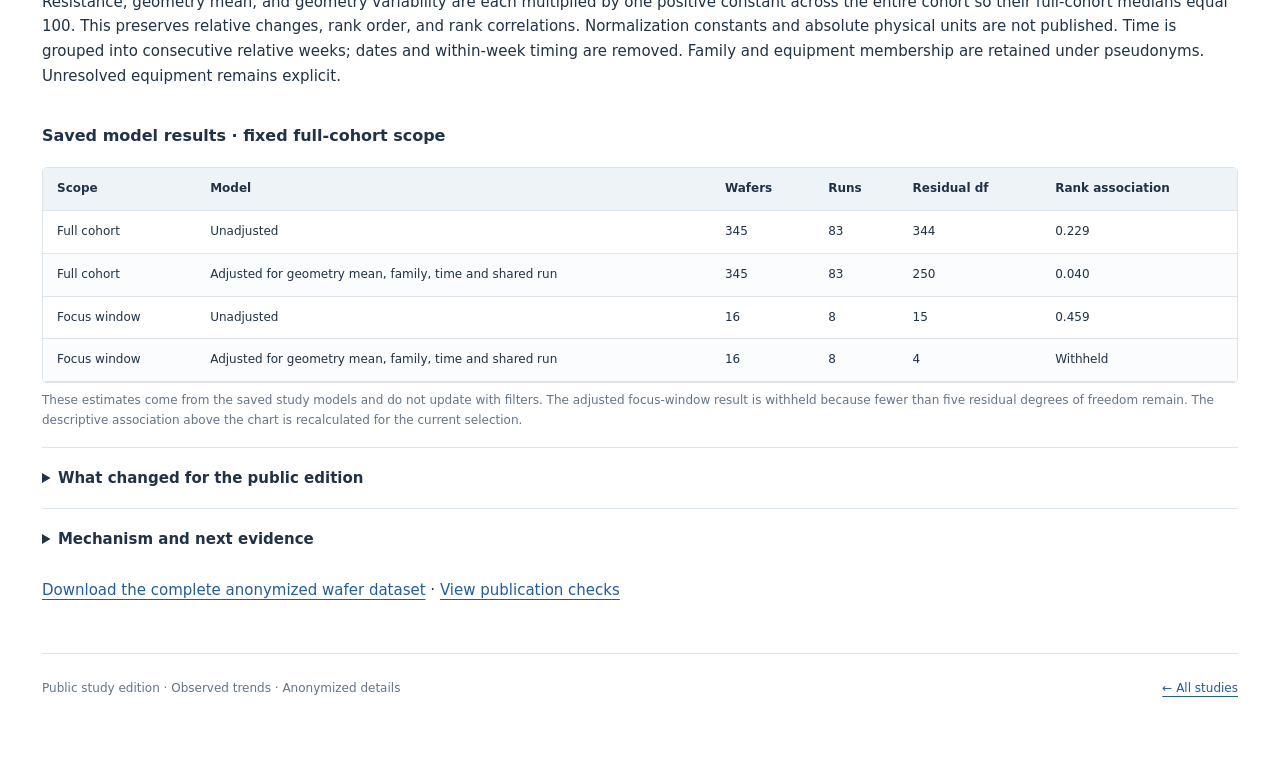
<file: docs/studies/resistance/index.html>
<!doctype html><html lang="en"><head><meta charset="utf-8"><meta name="viewport" content="width=device-width,initial-scale=1"><meta name="description" content="Follow the observed electrical shift, compare process groups, and examine how shared process history changes the interpretation. Anonymized public report."><title>Resistance shift investigation | Manufacturing studies</title><link rel="stylesheet" href="../../assets/style.css"><script defer src="../../assets/data-resistance.js"></script><script defer src="../../assets/app.js"></script></head><body data-study="resistance"><header><div class="masthead"><a class="brand" href="../../">Manufacturing / Studies</a><a href="../qualification/">Other study →</a></div></header><main><div class="hero"><div class="eyebrow">Study 01 / Process investigation</div><h1>Resistance shift investigation</h1><p class="lead">Follow the observed electrical shift, compare process groups, and examine how shared process history changes the interpretation.</p></div><div class="notice"><strong>Actual trends, anonymized details.</strong> This adapted public edition retains observed relationships and cohort membership. Identifiers are replaced, calendar dates become relative weeks, absolute electrical values are normalized, and specific recipe and mechanism details are omitted. Dimensionless degradation ratios are retained. It is not a complete replica of the source application.</div><nav aria-label="Study sections"><a href="#explore">Explore data</a><a href="#findings">Findings</a><a href="#evidence">Wafer evidence</a><a href="#methods">Methods & limitations</a></nav><section id="explore"><div class="section-title"><span>01</span><h2>Explore the observed evidence</h2></div><div class="filters"><label>Product family<select id="family"></select></label><label>Equipment group<select id="group"></select></label><label>Week from<select id="from"></select></label><label>Week through<select id="through"></select></label><button id="reset">Reset filters</button></div><p id="status" role="status" aria-live="polite"></p><div class="metrics" id="metrics"></div><div class="view-controls"><label>Chart view<select id="view"><option value="time">Trend over time</option><option value="scatter">Geometry association</option></select></label><label>Geometry covariate<select id="covariate"><option value="variation_index">Geometry variability index</option><option value="geometry_index">Geometry mean index</option></select></label></div><div class="two-col"><article class="panel"><h3>Electrical trend and geometry associations</h3><p class="caption">One point per observed wafer. Index values preserve relative changes; absolute physical values are not shown.</p><div class="chart" id="main-chart"></div><p class="caption" id="chart-summary"></p><p class="caption" id="association"></p></article><article class="panel"><h3>Equipment comparison</h3><p class="caption">Median resistance index and observed wafer count in the selected cohort.</p><div id="tool-chart"></div><p class="caption">Descriptive comparisons can reflect cohort mix, timing, and shared process history. They do not establish a causal effect.</p></article></div></section><section id="findings"><div class="section-title"><span>02</span><h2>Read the findings in context</h2></div><p class="caption">Selection summaries update with filters. Saved model estimates explicitly retain their original full-cohort scope.</p><div class="findings" id="finding-content"></div></section><section id="evidence"><div class="section-title"><span>03</span><h2>Anonymized wafer evidence</h2></div><div class="toolbar"><label>Find an anonymous wafer<input id="search" placeholder="Paste an ID from the table" type="search"></label><label>Order rows<select id="sort"><option value="wafer">Anonymous wafer ID</option><option value="metric">Resistance index, highest first</option></select></label><button id="download" class="primary">Download filtered CSV</button><button id="print">Print report</button></div><p class="caption" id="table-count"></p><div class="table-scroll"><table><caption class="caption">Observed wafer summaries with anonymized identities</caption><thead id="table-head"></thead><tbody id="table-body"></tbody></table></div><div class="toolbar" style="margin-top:14px"><button id="previous">Previous page</button><button id="next">Next page</button></div></section><section id="methods"><div class="section-title"><span>04</span><h2>Methods, scope, and limitations</h2></div><details open><summary>Population and source scope</summary><p>This public edition retains 345 observed wafers from the saved process-linked analysis, including the original 16-wafer focus window. Each row is an observed wafer summary; records are not fabricated. Missing-reading percentages are retained as data-quality context. The saved cohort is a complete-case subset and is not the entire measurement archive.</p></details><details open><summary>Anonymization and normalization</summary><p>Resistance, geometry mean, and geometry variability are each multiplied by one positive constant across the entire cohort so their full-cohort medians equal 100. This preserves relative changes, rank order, and rank correlations. Normalization constants and absolute physical units are not published. Time is grouped into consecutive relative weeks; dates and within-week timing are removed. Family and equipment membership are retained under pseudonyms. Unresolved equipment remains explicit.</p></details><h3>Saved model results · fixed full-cohort scope</h3><div class="table-scroll"><table class="model-table"><thead><tr><th>Scope</th><th>Model</th><th>Wafers</th><th>Runs</th><th>Residual df</th><th>Rank association</th></tr></thead><tbody><tr><td>Full cohort</td><td>Unadjusted</td><td>345</td><td>83</td><td>344</td><td>0.229</td></tr><tr><td>Full cohort</td><td>Adjusted for geometry mean, family, time and shared run</td><td>345</td><td>83</td><td>250</td><td>0.040</td></tr><tr><td>Focus window</td><td>Unadjusted</td><td>16</td><td>8</td><td>15</td><td>0.459</td></tr><tr><td>Focus window</td><td>Adjusted for geometry mean, family, time and shared run</td><td>16</td><td>8</td><td>4</td><td>Withheld</td></tr></tbody></table></div><p class="caption">These estimates come from the saved study models and do not update with filters. The adjusted focus-window result is withheld because fewer than five residual degrees of freedom remain. The descriptive association above the chart is recalculated for the current selection.</p><details><summary>What changed for the public edition</summary><p>Wafer IDs, product names, equipment identities, protocol names, and calendar dates are replaced or removed. Original identity mappings, server addresses, database fields, source paths, exact recipes, and physical failure-analysis details are not included. New public UI code provides filters, plots, tables, and downloads without a database connection.</p><p>Observed values are not synthetic. Positive constant normalization preserves electrical and geometry trends while hiding absolute calibration. Dimensionless device degradation ratios and sample counts remain factual. Relative-week bins preserve chronology at weekly resolution; they do not preserve exact dates or within-week ordering. The interpretation of specific mechanisms has been generalized, without substituting a new causal claim.</p></details><details><summary>Mechanism and next evidence</summary><p>The public discussion is limited to generic process variation, measurement variation, and cohort differences. Observational associations do not isolate a physical cause. A stronger conclusion would require verified process histories, measurement repeatability, and a controlled test of the proposed mechanism.</p></details><p><a href="../../assets/resistance-evidence.csv" download>Download the complete anonymized wafer dataset</a> · <a href="../../assets/publication-audit.json">View publication checks</a></p><noscript><p>JavaScript is required for charts and filters. The complete anonymized CSV remains available above.</p></noscript></section><footer><span>Public study edition · Observed trends · Anonymized details</span><a href="../../">← All studies</a></footer></main></body></html>
</file>
<file: docs/assets/style.css>
:root{--ink:#203247;--muted:#647486;--line:#dce4e9;--blue:#225ca0;--teal:#087e78;--soft:#f4f7f8}*{box-sizing:border-box}html{scroll-behavior:smooth}body{margin:0;background:#fff;color:var(--ink);font:15px/1.65 system-ui,-apple-system,"Segoe UI",sans-serif}a{color:var(--blue);text-underline-offset:4px}header{border-bottom:1px solid var(--line)}.masthead{max-width:1320px;margin:auto;padding:22px 32px;display:flex;justify-content:space-between;gap:20px;align-items:center}.brand{font-size:17px;font-weight:750;letter-spacing:-.4px;text-decoration:none;color:var(--ink)}.eyebrow{font-size:11px;letter-spacing:.13em;text-transform:uppercase;color:var(--teal);font-weight:700}.masthead small{color:var(--muted);font-size:11px}main{max-width:1260px;margin:auto;padding:38px 32px 72px}.hero{padding:20px 0 32px;border-bottom:1px solid var(--line)}h1{font-size:clamp(30px,4vw,49px);line-height:1.13;letter-spacing:-1.3px;max-width:930px;margin:14px 0 18px}h2{font-size:23px;line-height:1.35;letter-spacing:-.4px;margin:0 0 12px}h3{font-size:16px;margin:0 0 10px}p{margin:8px 0 16px}.lead{font-size:18px;color:var(--muted);max-width:870px}.notice{background:#f0f6fc;border-left:3px solid var(--blue);padding:15px 20px;font-size:13px;margin:24px 0}.notice strong{color:var(--blue)}nav{display:flex;gap:25px;border-bottom:1px solid var(--line);padding:17px 0;overflow:auto;white-space:nowrap}nav a{font-size:12px;text-decoration:none}section{scroll-margin-top:20px;padding-top:34px}.section-title{display:flex;align-items:baseline;gap:14px;margin-bottom:15px}.section-title>span{font-size:12px;color:var(--muted)}.cards{display:grid;grid-template-columns:repeat(2,1fr);gap:22px;margin-top:28px}.study-card{padding:30px;border:1px solid var(--line);border-radius:8px;text-decoration:none;color:var(--ink);display:flex;flex-direction:column;align-items:start;transition:transform .2s,border-color .2s}.study-card:hover{transform:translateY(-3px);border-color:var(--blue)}.study-card h2{margin:16px 0}.study-card p{color:var(--muted);flex:1}.study-card .open{font-weight:650;color:var(--blue);margin-top:20px}.filters{background:var(--soft);padding:18px;display:flex;gap:18px;align-items:end;flex-wrap:wrap;border:1px solid var(--line);border-radius:6px}label{display:flex;flex-direction:column;gap:6px;font-size:12px;color:var(--muted);flex:1;min-width:125px}select,input,button,.button{font:inherit;border:1px solid #c4d0da;background:white;border-radius:4px;padding:9px 12px;color:var(--ink)}button,.button{cursor:pointer;font-size:12px;text-decoration:none}button:hover,.button:hover{background:#edf3fa}button.primary{background:var(--blue);color:white;border-color:var(--blue)}.toolbar{display:flex;gap:12px;align-items:center;flex-wrap:wrap}.metrics{display:grid;grid-template-columns:repeat(4,1fr);gap:14px;margin:18px 0}.metric{border:1px solid var(--line);border-radius:5px;padding:17px}.metric span{font-size:11px;color:var(--muted);display:block}.metric strong{font-size:29px;line-height:1.4;font-weight:650}.metric small{display:block;color:var(--muted);font-size:11px}.two-col{display:grid;grid-template-columns:1.4fr 1fr;gap:22px}.panel{border:1px solid var(--line);border-radius:6px;padding:22px;min-width:0}.caption{font-size:12px;color:var(--muted)}.chart{width:100%;overflow:hidden}.chart svg{width:100%;height:auto;display:block}svg text{font-family:system-ui,sans-serif;fill:var(--muted);font-size:11px}.findings{display:grid;grid-template-columns:1fr 1fr;gap:25px}.finding{padding:20px 0;border-bottom:1px solid var(--line)}.finding p{color:var(--muted);font-size:14px}.table-scroll{overflow:auto;max-height:480px;border:1px solid var(--line);border-radius:5px;margin-top:18px}table{border-collapse:collapse;width:100%;font-size:12px;white-space:nowrap}th,td{text-align:left;padding:11px 14px;border-bottom:1px solid var(--line)}th{background:#eef3f7;position:sticky;top:0}tr:nth-child(even){background:#fafcfd}.pill{display:inline-block;padding:2px 8px;background:#e9f5f2;color:#087465;border-radius:3px;font-size:11px}.pill.review{background:#fff1e4;color:#9a551a}.empty{text-align:center;padding:35px;color:var(--muted)}details{border-top:1px solid var(--line);padding:18px 0}summary{cursor:pointer;font-weight:650}footer{border-top:1px solid var(--line);padding-top:25px;margin-top:50px;color:var(--muted);font-size:12px;display:flex;justify-content:space-between;gap:20px}a:focus-visible,button:focus-visible,input:focus-visible,select:focus-visible,summary:focus-visible{outline:3px solid #65a9e5;outline-offset:3px}#status{min-height:26px;font-size:12px;color:var(--muted)}@media(max-width:780px){main{padding:20px 18px 45px}.masthead{padding:18px}.masthead small{display:none}.cards,.two-col,.findings{grid-template-columns:1fr}.metrics{grid-template-columns:1fr 1fr}h1{letter-spacing:-.7px}.panel{padding:14px}.filters{gap:10px}footer{flex-direction:column}}@media print{.filters,.toolbar,nav,button{display:none}main{max-width:none;padding:0}.table-scroll{max-height:none;overflow:visible}.panel{break-inside:avoid}h2{break-after:avoid}}
.comparison-row{display:grid;grid-template-columns:1fr auto;gap:4px 15px;padding:17px 0;border-bottom:1px solid var(--line);font-size:13px}.comparison-row span{font-size:20px;color:var(--blue);font-weight:650}.comparison-row small{color:var(--muted);grid-column:1/-1}.view-controls{margin:18px 0;display:flex;gap:18px;flex-wrap:wrap}.view-controls label{max-width:310px}.model-table{white-space:normal}.model-table th{position:static}.toolbar button:disabled{opacity:.45;cursor:default}.chart h3{font-size:16px}.share-note{font-size:12px;color:var(--muted)}
</file>
